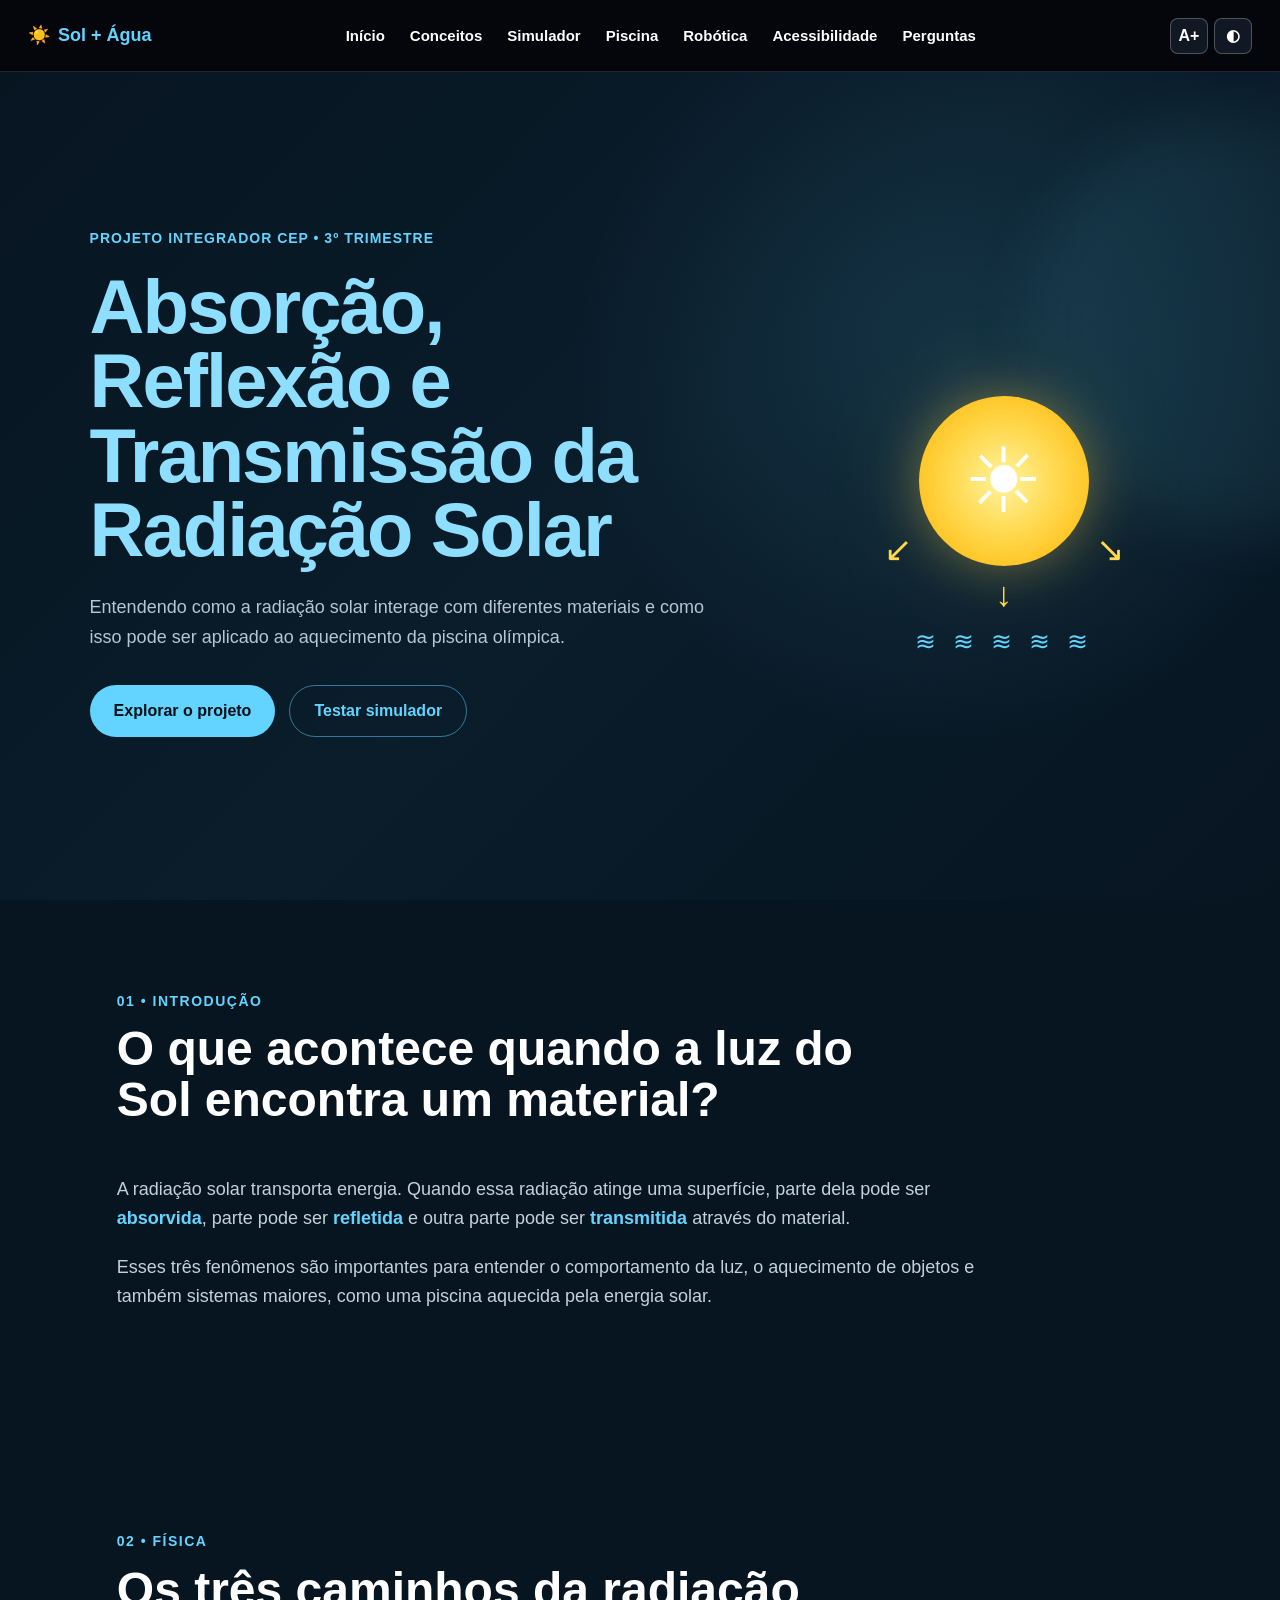
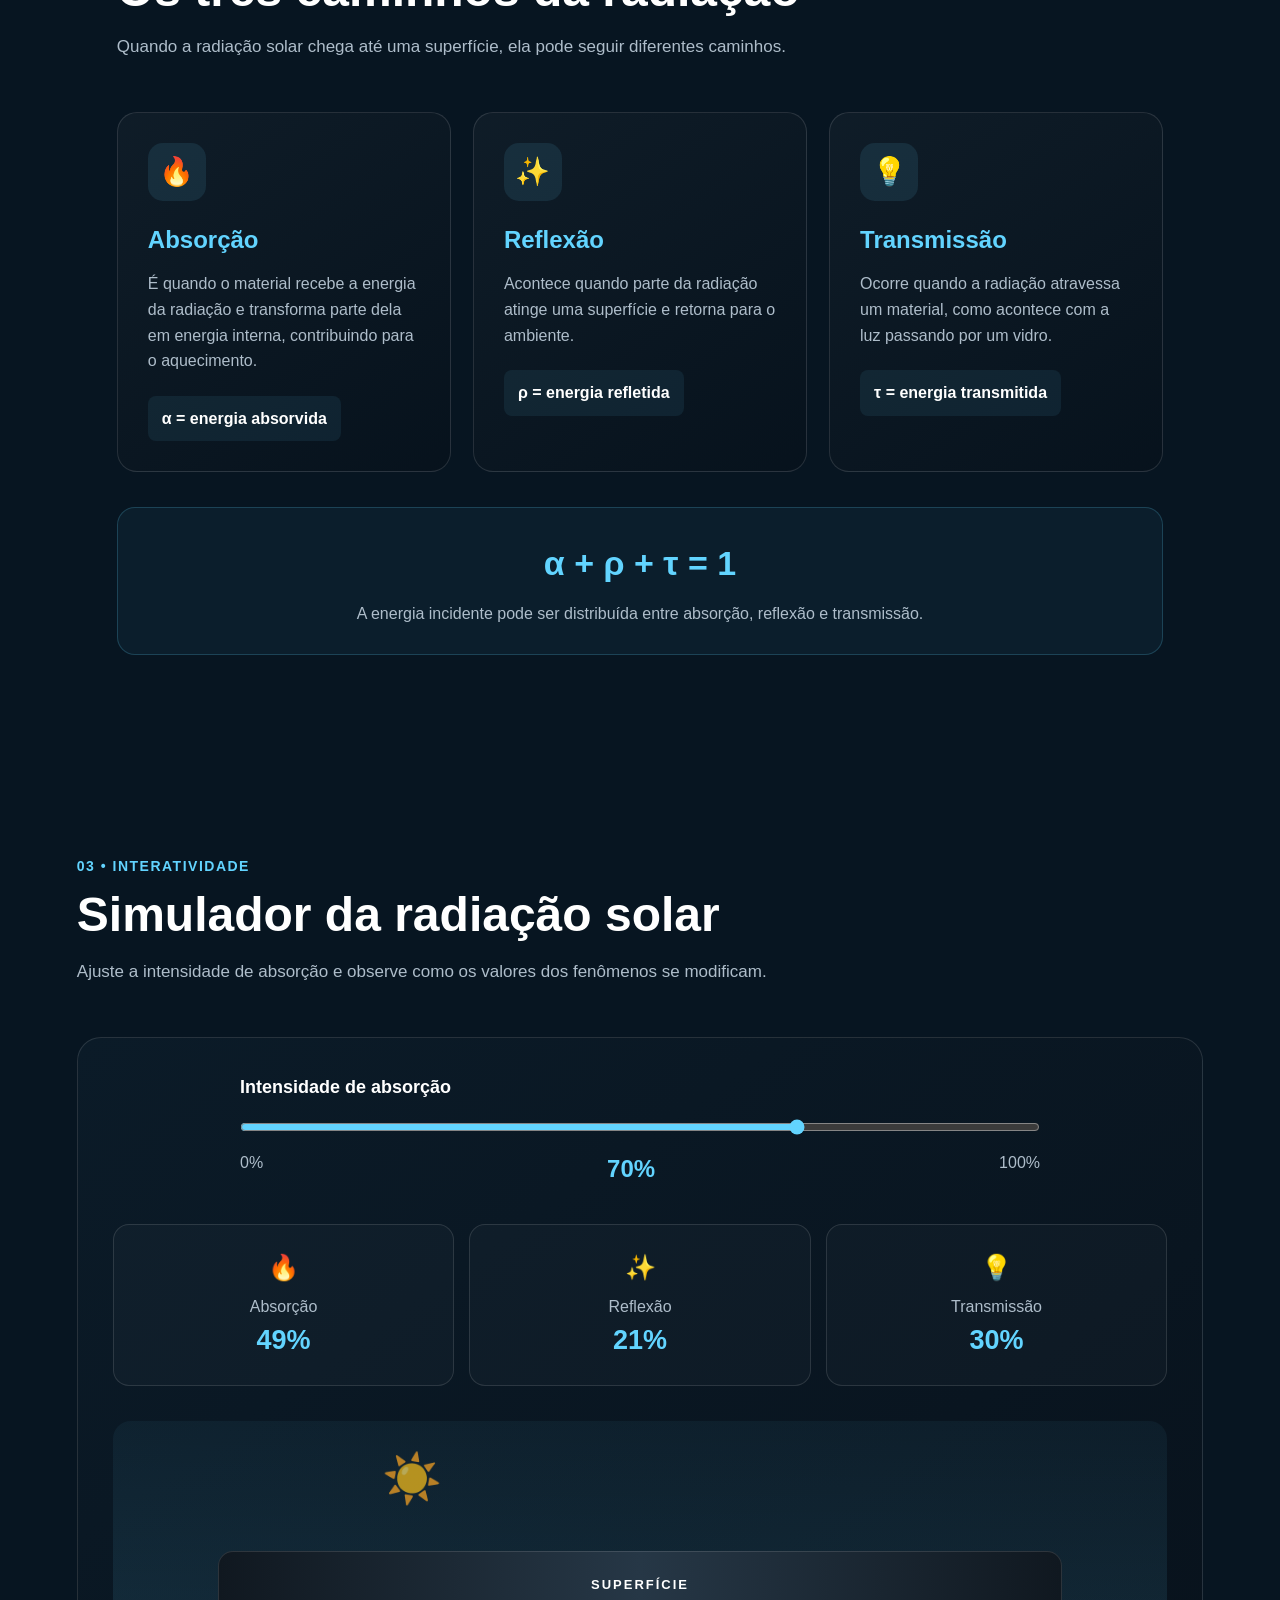
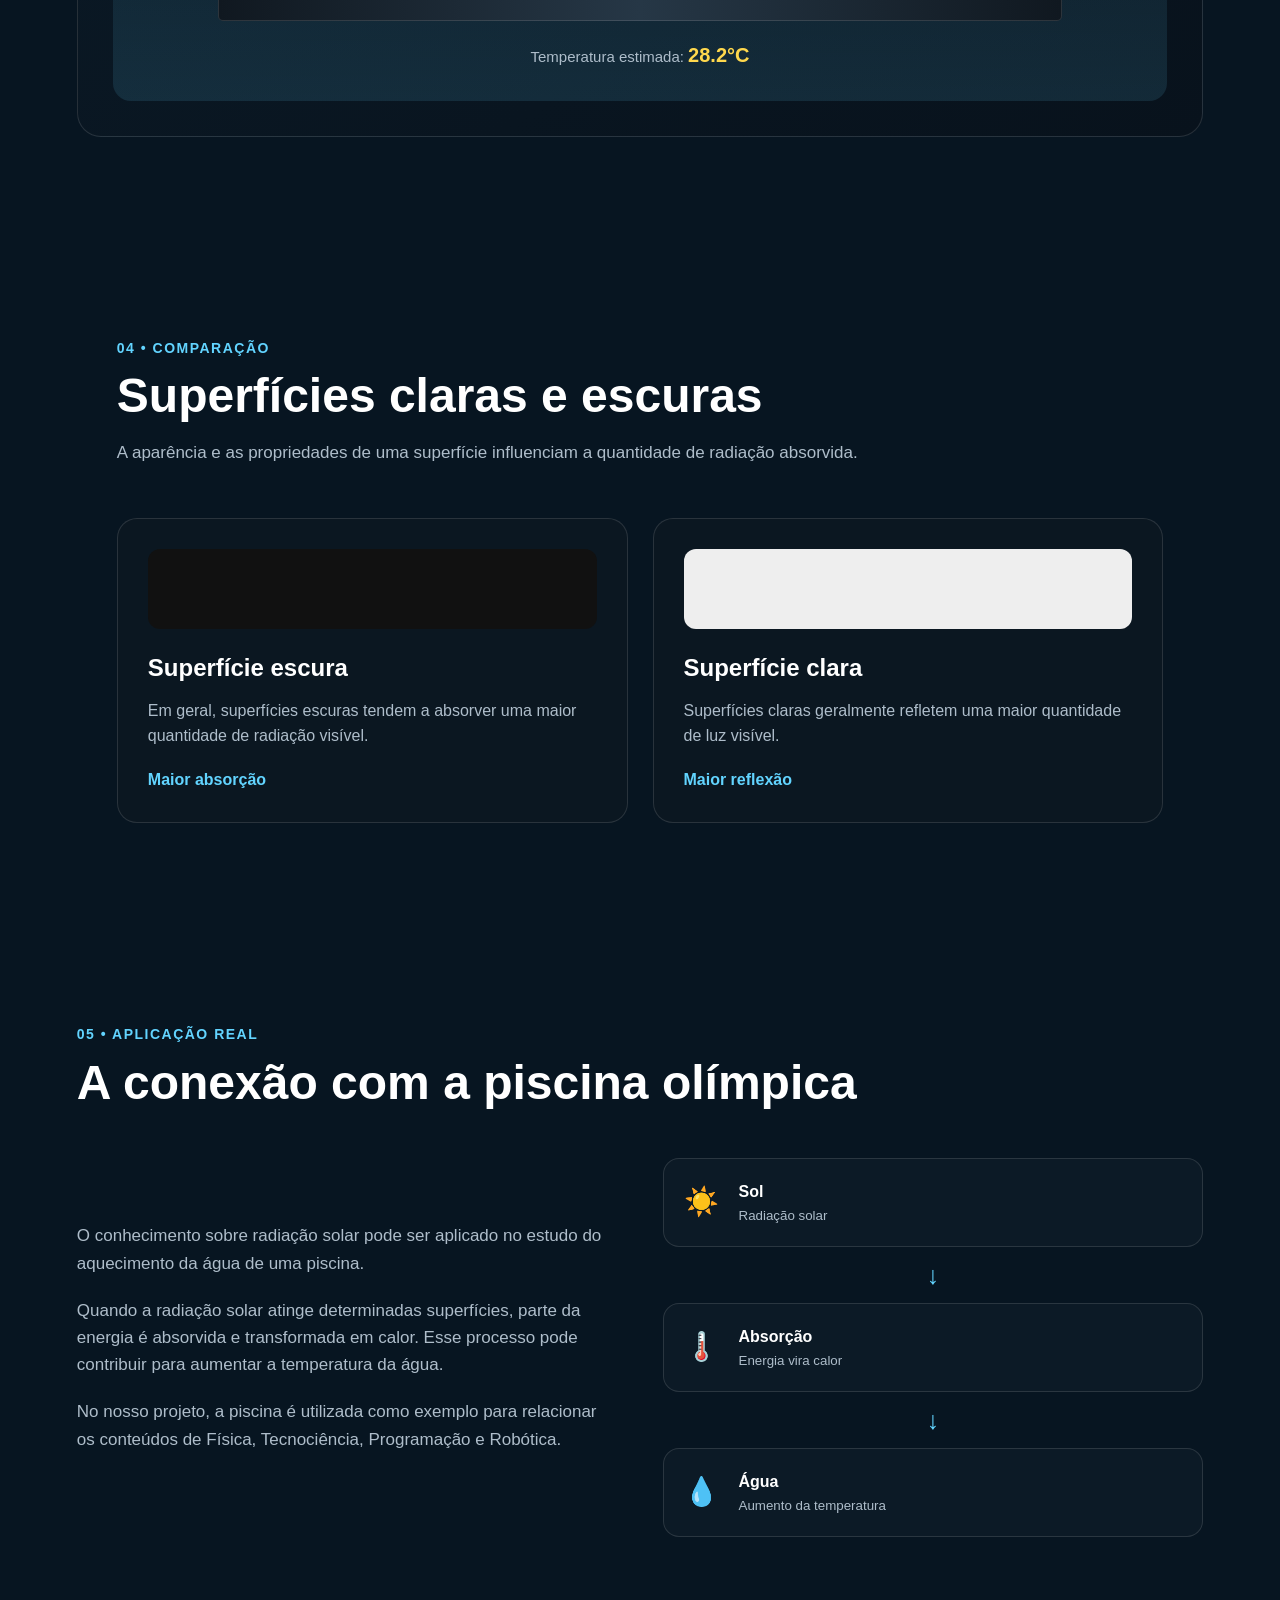
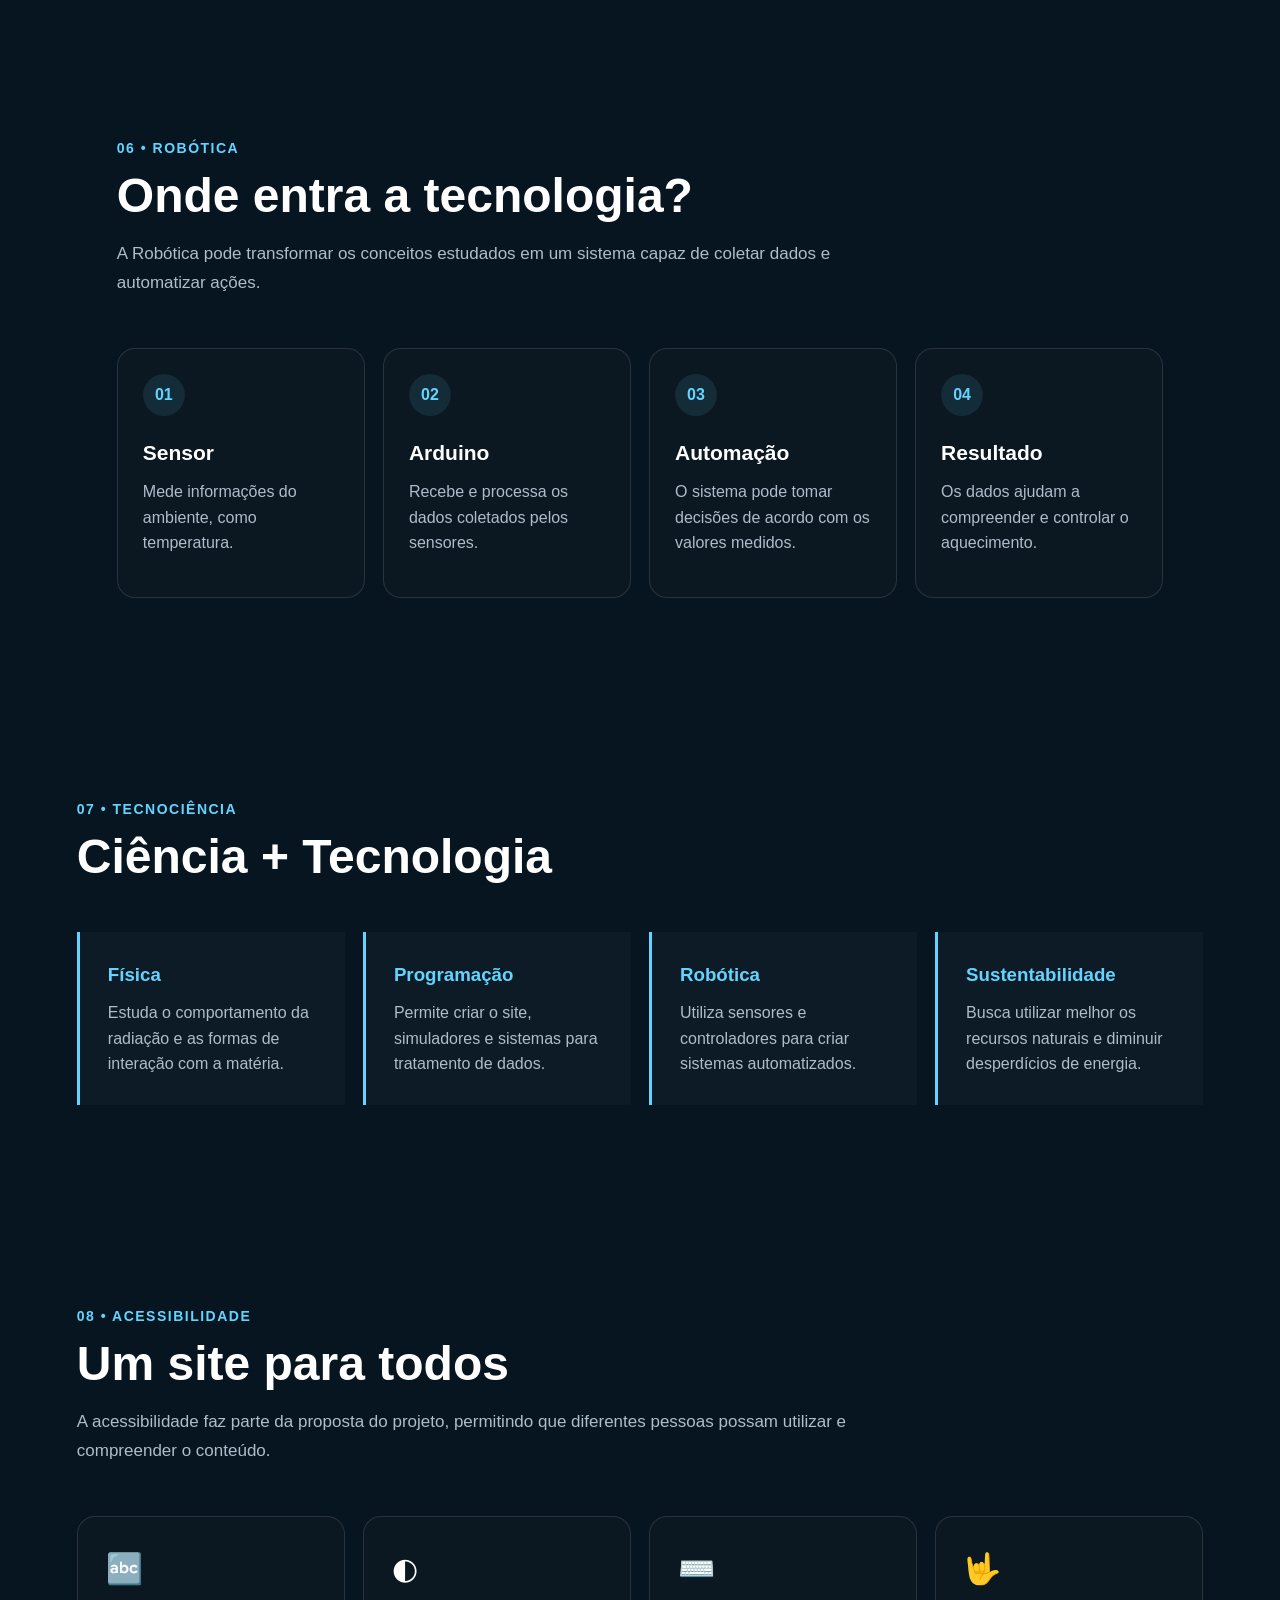
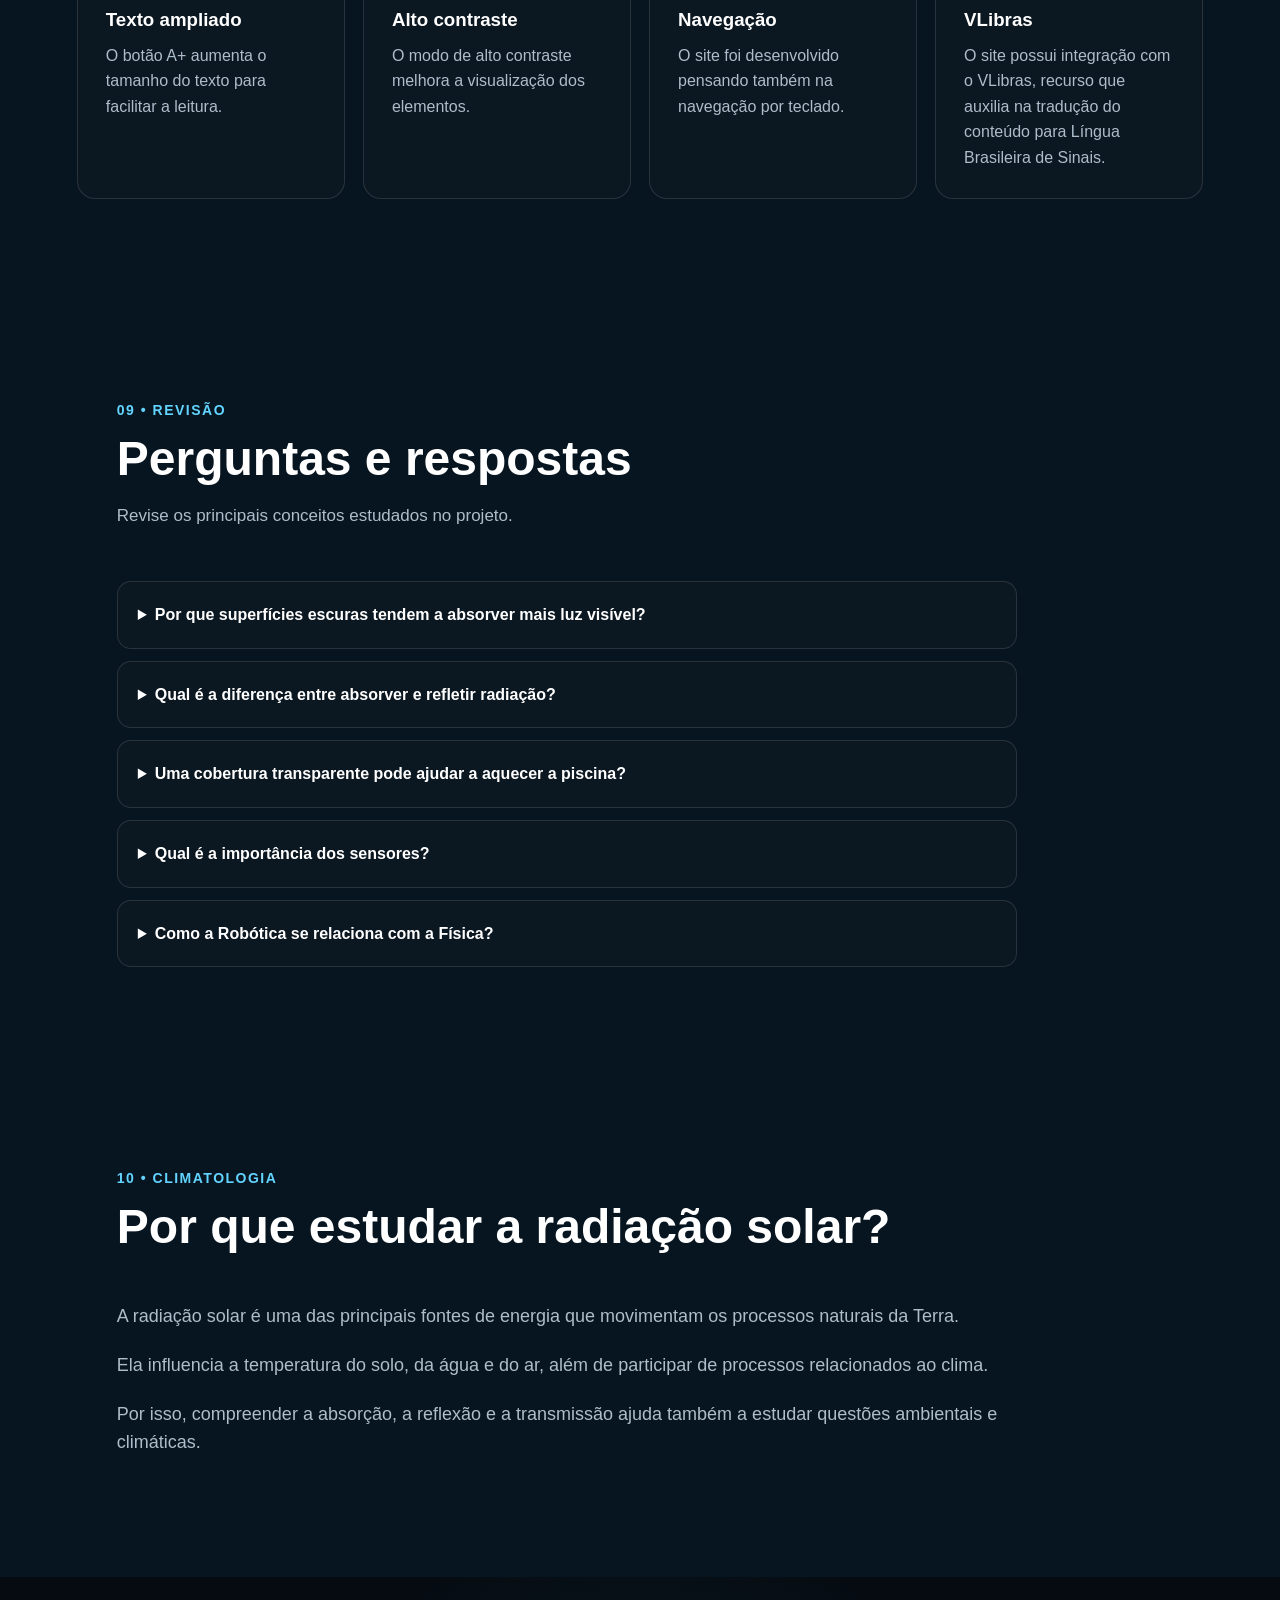
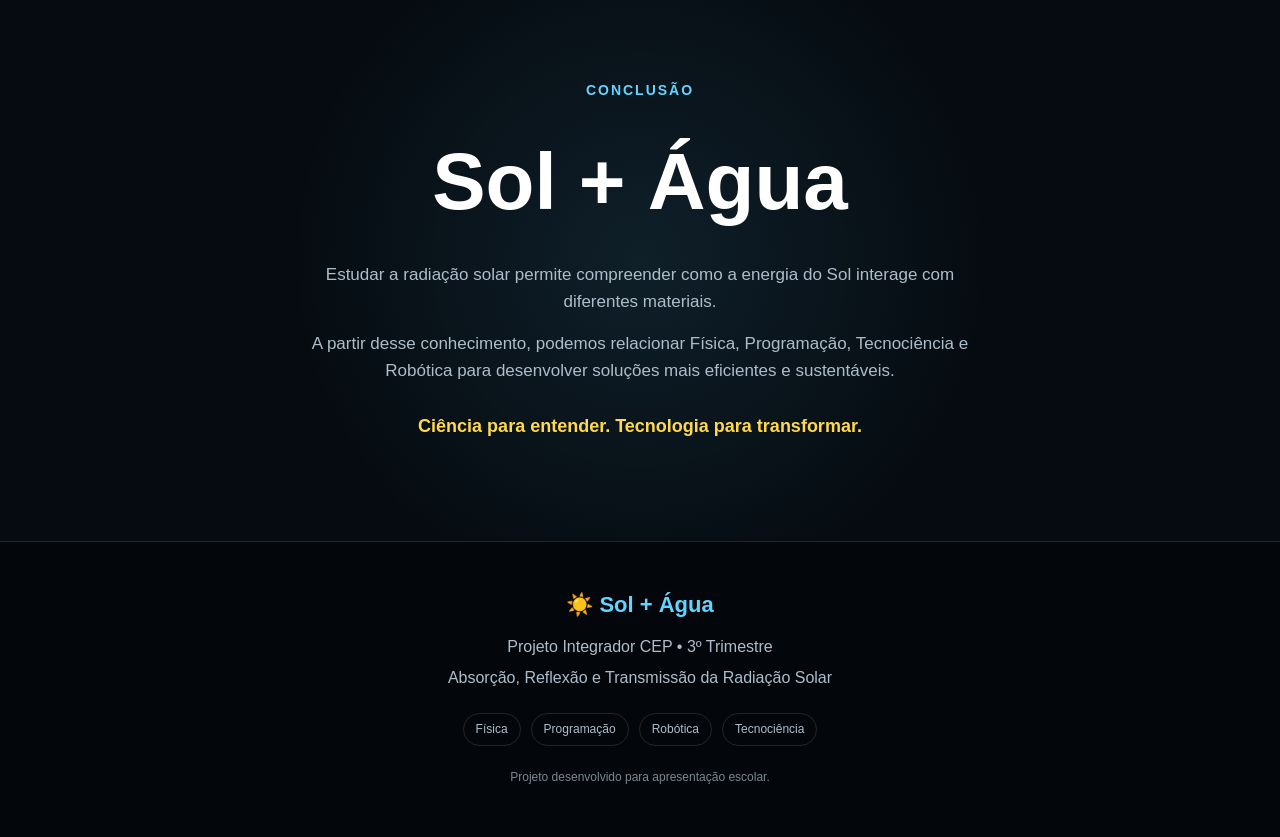
<file: index.html>
<!DOCTYPE html>
<html lang="pt-BR">

<head>
    <meta charset="UTF-8">

    <meta name="viewport" content="width=device-width, initial-scale=1.0">

    <meta name="description"
        content="Projeto Integrador CEP sobre absorção, reflexão e transmissão da radiação solar, integrando Física, Tecnociência, Programação e Robótica.">

    <meta name="theme-color" content="#05070b">

    <title>Sol + Água | Radiação Solar</title>

    <!-- CSS DO PROJETO -->
    <link rel="stylesheet" href="style.css">
</head>

<body>

    <!-- ==================================================
         CABEÇALHO
    =================================================== -->

    <header class="topo">

        <div class="logo">
            ☀️ <span>Sol + Água</span>
        </div>

        <nav class="menu" aria-label="Menu principal">

            <a href="#inicio">Início</a>

            <a href="#conceitos">Conceitos</a>

            <a href="#simulador">Simulador</a>

            <a href="#piscina">Piscina</a>

            <a href="#robotica">Robótica</a>

            <a href="#acessibilidade">Acessibilidade</a>

            <a href="#perguntas">Perguntas</a>

        </nav>

        <div class="acessibilidade-topo">

            <button
                onclick="aumentarTexto()"
                aria-label="Aumentar tamanho do texto">
                A+
            </button>

            <button
                onclick="altoContraste()"
                aria-label="Ativar alto contraste">
                ◐
            </button>

        </div>

    </header>


    <!-- ==================================================
         CONTEÚDO PRINCIPAL
    =================================================== -->

    <main>

        <!-- ==================================================
             HERO
        =================================================== -->

        <section id="inicio" class="hero">

            <div class="hero-conteudo">

                <span class="etiqueta">
                    PROJETO INTEGRADOR CEP • 3º TRIMESTRE
                </span>

                <h1>
                    Absorção, Reflexão e Transmissão
                    da Radiação Solar
                </h1>

                <p class="subtitulo">
                    Entendendo como a radiação solar interage
                    com diferentes materiais e como isso pode
                    ser aplicado ao aquecimento da piscina olímpica.
                </p>

                <div class="botoes-hero">

                    <a href="#conceitos" class="botao">
                        Explorar o projeto
                    </a>

                    <a href="#simulador" class="botao secundario">
                        Testar simulador
                    </a>

                </div>

            </div>


            <div class="sol-visual" aria-hidden="true">

                <div class="sol">
                    ☀
                </div>

                <div class="raios">

                    <span>↘</span>
                    <span>↓</span>
                    <span>↙</span>

                </div>

                <div class="agua">
                    ≋ ≋ ≋ ≋ ≋
                </div>

            </div>

        </section>


        <!-- ==================================================
             INTRODUÇÃO
        =================================================== -->

        <section class="secao introducao">

            <div class="cabecalho-secao">

                <span>
                    01 • INTRODUÇÃO
                </span>

                <h2>
                    O que acontece quando a luz do Sol encontra um material?
                </h2>

            </div>

            <div class="texto-introducao">

                <p>
                    A radiação solar transporta energia. Quando essa
                    radiação atinge uma superfície, parte dela pode ser
                    <strong>absorvida</strong>, parte pode ser
                    <strong>refletida</strong> e outra parte pode ser
                    <strong>transmitida</strong> através do material.
                </p>

                <p>
                    Esses três fenômenos são importantes para entender
                    o comportamento da luz, o aquecimento de objetos
                    e também sistemas maiores, como uma piscina
                    aquecida pela energia solar.
                </p>

            </div>

        </section>


        <!-- ==================================================
             CONCEITOS
        =================================================== -->

        <section id="conceitos" class="secao">

            <div class="cabecalho-secao">

                <span>
                    02 • FÍSICA
                </span>

                <h2>
                    Os três caminhos da radiação
                </h2>

                <p>
                    Quando a radiação solar chega até uma superfície,
                    ela pode seguir diferentes caminhos.
                </p>

            </div>


            <div class="cards">

                <!-- ABSORÇÃO -->

                <article class="card">

                    <div class="icone">
                        🔥
                    </div>

                    <h3>
                        Absorção
                    </h3>

                    <p>
                        É quando o material recebe a energia da radiação
                        e transforma parte dela em energia interna,
                        contribuindo para o aquecimento.
                    </p>

                    <div class="formula">
                        α = energia absorvida
                    </div>

                </article>


                <!-- REFLEXÃO -->

                <article class="card">

                    <div class="icone">
                        ✨
                    </div>

                    <h3>
                        Reflexão
                    </h3>

                    <p>
                        Acontece quando parte da radiação atinge uma
                        superfície e retorna para o ambiente.
                    </p>

                    <div class="formula">
                        ρ = energia refletida
                    </div>

                </article>


                <!-- TRANSMISSÃO -->

                <article class="card">

                    <div class="icone">
                        💡
                    </div>

                    <h3>
                        Transmissão
                    </h3>

                    <p>
                        Ocorre quando a radiação atravessa um material,
                        como acontece com a luz passando por um vidro.
                    </p>

                    <div class="formula">
                        τ = energia transmitida
                    </div>

                </article>

            </div>


            <div class="equacao">

                <span>
                    α + ρ + τ = 1
                </span>

                <p>
                    A energia incidente pode ser distribuída entre
                    absorção, reflexão e transmissão.
                </p>

            </div>

        </section>


        <!-- ==================================================
             SIMULADOR
        =================================================== -->

        <section id="simulador" class="secao simulador-secao">

            <div class="cabecalho-secao">

                <span>
                    03 • INTERATIVIDADE
                </span>

                <h2>
                    Simulador da radiação solar
                </h2>

                <p>
                    Ajuste a intensidade de absorção e observe como
                    os valores dos fenômenos se modificam.
                </p>

            </div>


            <div class="simulador">

                <div class="controle">

                    <label for="intensidade">
                        Intensidade de absorção
                    </label>

                    <input
                        type="range"
                        id="intensidade"
                        min="0"
                        max="100"
                        value="70"
                        oninput="atualizarSimulador(this.value)"
                        aria-label="Intensidade de absorção">

                    <div class="valor-slider">

                        <span>
                            0%
                        </span>

                        <strong id="valor">
                            70%
                        </strong>

                        <span>
                            100%
                        </span>

                    </div>

                </div>


                <div class="resultados">

                    <div class="resultado">

                        <span class="resultado-icone">
                            🔥
                        </span>

                        <span class="resultado-nome">
                            Absorção
                        </span>

                        <strong id="absorção">
                            70%
                        </strong>

                    </div>


                    <div class="resultado">

                        <span class="resultado-icone">
                            ✨
                        </span>

                        <span class="resultado-nome">
                            Reflexão
                        </span>

                        <strong id="reflexao">
                            30%
                        </strong>

                    </div>


                    <div class="resultado">

                        <span class="resultado-icone">
                            💡
                        </span>

                        <span class="resultado-nome">
                            Transmissão
                        </span>

                        <strong id="transmissao">
                            30%
                        </strong>

                    </div>

                </div>


                <div class="visual-simulador">

                    <div class="raio-solar" id="raio">
                        ☀️
                    </div>

                    <div class="superficie">

                        <div class="superficie-label">
                            SUPERFÍCIE
                        </div>

                    </div>

                    <div class="temperatura">

                        Temperatura estimada:

                        <strong id="temperatura">
                            30°C
                        </strong>

                    </div>

                </div>

            </div>

        </section>


        <!-- ==================================================
             COMPARAÇÃO
        =================================================== -->

        <section id="comparacao" class="secao">

            <div class="cabecalho-secao">

                <span>
                    04 • COMPARAÇÃO
                </span>

                <h2>
                    Superfícies claras e escuras
                </h2>

                <p>
                    A aparência e as propriedades de uma superfície
                    influenciam a quantidade de radiação absorvida.
                </p>

            </div>


            <div class="comparacao-grid">

                <div class="superficie-card escura">

                    <div class="cor-superficie"></div>

                    <h3>
                        Superfície escura
                    </h3>

                    <p>
                        Em geral, superfícies escuras tendem a absorver
                        uma maior quantidade de radiação visível.
                    </p>

                    <span>
                        Maior absorção
                    </span>

                </div>


                <div class="superficie-card clara">

                    <div class="cor-superficie"></div>

                    <h3>
                        Superfície clara
                    </h3>

                    <p>
                        Superfícies claras geralmente refletem uma
                        maior quantidade de luz visível.
                    </p>

                    <span>
                        Maior reflexão
                    </span>

                </div>

            </div>

        </section>


        <!-- ==================================================
             PISCINA
        =================================================== -->

        <section id="piscina" class="secao piscina-secao">

            <div class="cabecalho-secao">

                <span>
                    05 • APLICAÇÃO REAL
                </span>

                <h2>
                    A conexão com a piscina olímpica
                </h2>

            </div>


            <div class="piscina-conteudo">

                <div class="piscina-texto">

                    <p>
                        O conhecimento sobre radiação solar pode ser
                        aplicado no estudo do aquecimento da água
                        de uma piscina.
                    </p>

                    <p>
                        Quando a radiação solar atinge determinadas
                        superfícies, parte da energia é absorvida
                        e transformada em calor. Esse processo pode
                        contribuir para aumentar a temperatura da água.
                    </p>

                    <p>
                        No nosso projeto, a piscina é utilizada como
                        exemplo para relacionar os conteúdos de Física,
                        Tecnociência, Programação e Robótica.
                    </p>

                </div>


                <div class="piscina-diagrama">

                    <div class="etapa">

                        <span>
                            ☀️
                        </span>

                        <strong>
                            Sol
                        </strong>

                        <small>
                            Radiação solar
                        </small>

                    </div>


                    <div class="seta">
                        ↓
                    </div>


                    <div class="etapa">

                        <span>
                            🌡️
                        </span>

                        <strong>
                            Absorção
                        </strong>

                        <small>
                            Energia vira calor
                        </small>

                    </div>


                    <div class="seta">
                        ↓
                    </div>


                    <div class="etapa">

                        <span>
                            💧
                        </span>

                        <strong>
                            Água
                        </strong>

                        <small>
                            Aumento da temperatura
                        </small>

                    </div>

                </div>

            </div>

        </section>


        <!-- ==================================================
             ROBÓTICA
        =================================================== -->

        <section id="robotica" class="secao">

            <div class="cabecalho-secao">

                <span>
                    06 • ROBÓTICA
                </span>

                <h2>
                    Onde entra a tecnologia?
                </h2>

                <p>
                    A Robótica pode transformar os conceitos estudados
                    em um sistema capaz de coletar dados e automatizar ações.
                </p>

            </div>


            <div class="fluxo-robotica">

                <div class="robotica-item">

                    <span class="numero">
                        01
                    </span>

                    <div>

                        <h3>
                            Sensor
                        </h3>

                        <p>
                            Mede informações do ambiente,
                            como temperatura.
                        </p>

                    </div>

                </div>


                <div class="robotica-item">

                    <span class="numero">
                        02
                    </span>

                    <div>

                        <h3>
                            Arduino
                        </h3>

                        <p>
                            Recebe e processa os dados
                            coletados pelos sensores.
                        </p>

                    </div>

                </div>


                <div class="robotica-item">

                    <span class="numero">
                        03
                    </span>

                    <div>

                        <h3>
                            Automação
                        </h3>

                        <p>
                            O sistema pode tomar decisões
                            de acordo com os valores medidos.
                        </p>

                    </div>

                </div>


                <div class="robotica-item">

                    <span class="numero">
                        04
                    </span>

                    <div>

                        <h3>
                            Resultado
                        </h3>

                        <p>
                            Os dados ajudam a compreender
                            e controlar o aquecimento.
                        </p>

                    </div>

                </div>

            </div>

        </section>


        <!-- ==================================================
             TECNOCIÊNCIA
        =================================================== -->

        <section class="secao tecnociencia">

            <div class="cabecalho-secao">

                <span>
                    07 • TECNOCIÊNCIA
                </span>

                <h2>
                    Ciência + Tecnologia
                </h2>

            </div>


            <div class="tecnociencia-grid">

                <div>

                    <h3>
                        Física
                    </h3>

                    <p>
                        Estuda o comportamento da radiação
                        e as formas de interação com a matéria.
                    </p>

                </div>


                <div>

                    <h3>
                        Programação
                    </h3>

                    <p>
                        Permite criar o site, simuladores
                        e sistemas para tratamento de dados.
                    </p>

                </div>


                <div>

                    <h3>
                        Robótica
                    </h3>

                    <p>
                        Utiliza sensores e controladores
                        para criar sistemas automatizados.
                    </p>

                </div>


                <div>

                    <h3>
                        Sustentabilidade
                    </h3>

                    <p>
                        Busca utilizar melhor os recursos naturais
                        e diminuir desperdícios de energia.
                    </p>

                </div>

            </div>

        </section>


        <!-- ==================================================
             ACESSIBILIDADE
        =================================================== -->

        <section id="acessibilidade" class="secao acessibilidade-secao">

            <div class="cabecalho-secao">

                <span>
                    08 • ACESSIBILIDADE
                </span>

                <h2>
                    Um site para todos
                </h2>

                <p>
                    A acessibilidade faz parte da proposta do projeto,
                    permitindo que diferentes pessoas possam utilizar
                    e compreender o conteúdo.
                </p>

            </div>


            <div class="acessibilidade-grid">

                <div class="acessibilidade-card">

                    <span>
                        🔤
                    </span>

                    <h3>
                        Texto ampliado
                    </h3>

                    <p>
                        O botão A+ aumenta o tamanho do texto
                        para facilitar a leitura.
                    </p>

                </div>


                <div class="acessibilidade-card">

                    <span>
                        ◐
                    </span>

                    <h3>
                        Alto contraste
                    </h3>

                    <p>
                        O modo de alto contraste melhora
                        a visualização dos elementos.
                    </p>

                </div>


                <div class="acessibilidade-card">

                    <span>
                        ⌨️
                    </span>

                    <h3>
                        Navegação
                    </h3>

                    <p>
                        O site foi desenvolvido pensando também
                        na navegação por teclado.
                    </p>

                </div>


                <!-- VLibras -->

                <div class="acessibilidade-card">

                    <span>
                        🤟
                    </span>

                    <h3>
                        VLibras
                    </h3>

                    <p>
                        O site possui integração com o VLibras,
                        recurso que auxilia na tradução do conteúdo
                        para Língua Brasileira de Sinais.
                    </p>

                </div>

            </div>

        </section>


        <!-- ==================================================
             PERGUNTAS
        =================================================== -->

        <section id="perguntas" class="secao perguntas-secao">

            <div class="cabecalho-secao">

                <span>
                    09 • REVISÃO
                </span>

                <h2>
                    Perguntas e respostas
                </h2>

                <p>
                    Revise os principais conceitos estudados no projeto.
                </p>

            </div>


            <div class="perguntas">

                <details>

                    <summary>
                        Por que superfícies escuras tendem a absorver mais luz visível?
                    </summary>

                    <p>
                        Porque geralmente refletem uma menor quantidade
                        da luz visível e absorvem uma maior parte da
                        energia recebida.
                    </p>

                </details>


                <details>

                    <summary>
                        Qual é a diferença entre absorver e refletir radiação?
                    </summary>

                    <p>
                        Na absorção, a energia da radiação é recebida
                        pelo material. Na reflexão, a radiação retorna
                        para o ambiente.
                    </p>

                </details>


                <details>

                    <summary>
                        Uma cobertura transparente pode ajudar a aquecer a piscina?
                    </summary>

                    <p>
                        Sim. Uma cobertura transparente pode permitir
                        a passagem da radiação solar e reduzir parte
                        das perdas de calor, contribuindo para o
                        aquecimento da água.
                    </p>

                </details>


                <details>

                    <summary>
                        Qual é a importância dos sensores?
                    </summary>

                    <p>
                        Os sensores permitem medir informações do
                        ambiente, como temperatura, ajudando o sistema
                        a tomar decisões.
                    </p>

                </details>


                <details>

                    <summary>
                        Como a Robótica se relaciona com a Física?
                    </summary>

                    <p>
                        A Robótica pode utilizar conhecimentos de Física
                        para medir, controlar e automatizar fenômenos
                        estudados na ciência.
                    </p>

                </details>

            </div>

        </section>


        <!-- ==================================================
             CLIMATOLOGIA
        =================================================== -->

        <section class="secao climatologia">

            <div class="cabecalho-secao">

                <span>
                    10 • CLIMATOLOGIA
                </span>

                <h2>
                    Por que estudar a radiação solar?
                </h2>

            </div>


            <div class="clima-conteudo">

                <p>
                    A radiação solar é uma das principais fontes de
                    energia que movimentam os processos naturais da Terra.
                </p>

                <p>
                    Ela influencia a temperatura do solo, da água e do ar,
                    além de participar de processos relacionados ao clima.
                </p>

                <p>
                    Por isso, compreender a absorção, a reflexão e a
                    transmissão ajuda também a estudar questões ambientais
                    e climáticas.
                </p>

            </div>

        </section>


        <!-- ==================================================
             CONCLUSÃO
        =================================================== -->

        <section class="conclusao">

            <div class="conclusao-conteudo">

                <span>
                    CONCLUSÃO
                </span>

                <h2>
                    Sol + Água
                </h2>

                <p>
                    Estudar a radiação solar permite compreender como
                    a energia do Sol interage com diferentes materiais.
                </p>

                <p>
                    A partir desse conhecimento, podemos relacionar
                    Física, Programação, Tecnociência e Robótica para
                    desenvolver soluções mais eficientes e sustentáveis.
                </p>

                <strong>
                    Ciência para entender. Tecnologia para transformar.
                </strong>

            </div>

        </section>

    </main>


    <!-- ==================================================
         RODAPÉ
    =================================================== -->

    <footer class="rodape">

        <div class="rodape-logo">
            ☀️ Sol + Água
        </div>

        <p>
            Projeto Integrador CEP • 3º Trimestre
        </p>

        <p>
            Absorção, Reflexão e Transmissão da Radiação Solar
        </p>

        <div class="rodape-tecnologias">

            <span>
                Física
            </span>

            <span>
                Programação
            </span>

            <span>
                Robótica
            </span>

            <span>
                Tecnociência
            </span>

        </div>

        <p class="direitos">
            Projeto desenvolvido para apresentação escolar.
        </p>

    </footer>


    <!-- ==================================================
         VLibras
    =================================================== -->

    <div vw class="enabled">

        <div
            vw-access-button
            class="active">
        </div>

        <div vw-plugin-wrapper>

            <div class="vw-plugin-top-wrapper">
            </div>

        </div>

    </div>


    <!-- ==================================================
         SCRIPT OFICIAL DO VLibras
    =================================================== -->

    <script src="https://vlibras.gov.br/app/vlibras-plugin.js"></script>

    <script>
        new window.VLibras.Widget(
            'https://vlibras.gov.br/app'
        );
    </script>


    <!-- ==================================================
         JAVASCRIPT DO PROJETO
    =================================================== -->

    <script src="script.js"></script>

</body>

    </html>
</file>
<file: style.css>
/* =====================================================
   SOL + ÁGUA — PROJETO INTEGRADOR CEP
   STYLE.CSS
===================================================== */

/* =========================
   RESET
========================= */

* {
    margin: 0;
    padding: 0;
    box-sizing: border-box;
}

html {
    scroll-behavior: smooth;
    scroll-padding-top: 90px;
}

body {
    font-family: Arial, Helvetica, sans-serif;
    background: #071521;
    color: #ffffff;
    line-height: 1.6;
    overflow-x: hidden;
}

/* =========================
   VARIÁVEIS
========================= */

:root {
    --preto: #05070b;
    --preto2: #0a1018;
    --fundo: #071521;
    --azul: #62d4ff;
    --azul-claro: #9ce7ff;
    --azul-escuro: #0c2b40;
    --amarelo: #ffd84d;
    --branco: #ffffff;
    --cinza: #aebdca;
    --cinza-escuro: #172633;
    --linha: rgba(255, 255, 255, 0.12);
}

/* =========================
   LINKS E BOTÕES
========================= */

a {
    color: inherit;
    text-decoration: none;
}

button,
input {
    font-family: inherit;
}

/* =========================
   CABEÇALHO
========================= */

.topo {
    width: 100%;
    min-height: 72px;

    position: sticky;
    top: 0;
    z-index: 1000;

    display: flex;
    align-items: center;
    justify-content: space-between;

    gap: 20px;
    padding: 12px 28px;

    background: rgba(5, 7, 11, 0.96);
    border-bottom: 1px solid var(--linha);

    backdrop-filter: blur(12px);
}

.logo {
    flex-shrink: 0;

    font-size: 18px;
    font-weight: 800;
    color: var(--branco);

    display: flex;
    align-items: center;
    gap: 8px;
}

.logo span {
    color: var(--azul);
}

.menu {
    display: flex;
    align-items: center;
    justify-content: center;

    gap: 25px;

    flex: 1;

    overflow-x: auto;
    scrollbar-width: none;
}

.menu::-webkit-scrollbar {
    display: none;
}

.menu a {
    color: #ffffff;
    font-size: 15px;
    font-weight: 600;

    white-space: nowrap;

    transition:
        color 0.2s ease,
        transform 0.2s ease;
}

.menu a:hover {
    color: var(--azul);
    transform: translateY(-1px);
}

.acessibilidade-topo {
    display: flex;
    gap: 6px;
    flex-shrink: 0;
}

.acessibilidade-topo button {
    min-width: 38px;
    height: 36px;

    border: 1px solid rgba(255, 255, 255, 0.25);
    border-radius: 8px;

    background: #101923;
    color: #ffffff;

    font-size: 16px;
    font-weight: bold;

    cursor: pointer;
}

.acessibilidade-topo button:hover {
    background: var(--azul);
    color: #061018;
}

/* =========================
   HERO
========================= */

.hero {
    position: relative;

    min-height: calc(100vh - 72px);

    display: flex;
    align-items: center;
    justify-content: space-between;

    gap: 60px;

    max-width: 1400px;
    margin: 0 auto;

    padding: 90px 7% 100px;

    overflow: hidden;

    background:
        radial-gradient(
            circle at 75% 35%,
            rgba(98, 212, 255, 0.13),
            transparent 35%
        ),
        linear-gradient(
            135deg,
            #071521 0%,
            #0a1d2b 50%,
            #071521 100%
        );
}

/* brilho decorativo */

.hero::before {
    content: "";

    position: absolute;

    width: 420px;
    height: 420px;

    top: 40px;
    right: -170px;

    border-radius: 50%;

    background: rgba(98, 212, 255, 0.08);

    filter: blur(30px);

    pointer-events: none;
}

.hero-conteudo {
    position: relative;
    z-index: 2;

    width: min(680px, 100%);
}

.etiqueta {
    display: inline-block;

    margin-bottom: 20px;

    color: var(--azul);

    font-size: 14px;
    font-weight: 800;
    letter-spacing: 1px;

    text-align: left;
}

.hero h1 {
    margin-bottom: 24px;

    color: #8edfff;

    font-size: clamp(40px, 6vw, 76px);

    line-height: 0.98;

    font-weight: 900;

    letter-spacing: -2px;
}

.subtitulo {
    max-width: 650px;

    margin-bottom: 32px;

    color: #b6c6d2;

    font-size: 18px;

    line-height: 1.7;
}

.botoes-hero {
    display: flex;
    flex-wrap: wrap;
    gap: 14px;
}

.botao {
    display: inline-flex;
    align-items: center;
    justify-content: center;

    min-height: 48px;

    padding: 12px 24px;

    border-radius: 999px;

    background: var(--azul);

    color: #061018;

    font-weight: 800;

    transition:
        transform 0.2s ease,
        box-shadow 0.2s ease;
}

.botao:hover {
    transform: translateY(-2px);

    box-shadow:
        0 10px 30px rgba(98, 212, 255, 0.2);
}

.botao.secundario {
    background: transparent;

    color: var(--azul);

    border: 1px solid rgba(98, 212, 255, 0.5);
}

.botao.secundario:hover {
    background: rgba(98, 212, 255, 0.08);
}

/* =========================
   VISUAL DO SOL
========================= */

.sol-visual {
    position: relative;

    width: 380px;
    min-width: 300px;
    height: 380px;

    display: flex;
    align-items: center;
    justify-content: center;

    z-index: 1;
}

.sol {
    position: absolute;

    width: 170px;
    height: 170px;

    display: flex;
    align-items: center;
    justify-content: center;

    border-radius: 50%;

    background:
        radial-gradient(
            circle,
            #fff4a0 0%,
            #ffd84d 45%,
            #ffb300 100%
        );

    color: #ffffff;

    font-size: 90px;

    box-shadow:
        0 0 50px rgba(255, 216, 77, 0.35),
        0 0 120px rgba(255, 216, 77, 0.12);
}

.raios {
    position: absolute;

    width: 280px;
    height: 280px;

    display: flex;
    align-items: center;
    justify-content: center;

    gap: 120px;

    color: var(--amarelo);

    font-size: 34px;
}

.raios span {
    position: absolute;
}

.raios span:nth-child(1) {
    right: 20px;
    bottom: 45px;
}

.raios span:nth-child(2) {
    bottom: 0;
}

.raios span:nth-child(3) {
    left: 20px;
    bottom: 45px;
}

.agua {
    position: absolute;

    bottom: 10px;

    color: var(--azul);

    font-size: 25px;

    letter-spacing: 5px;
}

/* =========================
   SEÇÕES
========================= */

.secao {
    position: relative;

    width: 100%;

    max-width: 1200px;

    margin: 0 auto;

    padding: 100px 6%;
}

.cabecalho-secao {
    position: relative;

    max-width: 800px;

    margin-bottom: 50px;
}

.cabecalho-secao > span {
    display: block;

    margin-bottom: 12px;

    color: var(--azul);

    font-size: 14px;
    font-weight: 800;

    letter-spacing: 1.5px;
}

.cabecalho-secao h2 {
    margin-bottom: 18px;

    color: #ffffff;

    font-size: clamp(30px, 5vw, 48px);

    line-height: 1.05;
}

.cabecalho-secao p {
    color: var(--cinza);

    font-size: 17px;

    line-height: 1.7;
}

/* =========================
   INTRODUÇÃO
========================= */

.introducao {
    padding-top: 90px;
}

.texto-introducao {
    max-width: 900px;

    color: #c5d1da;

    font-size: 18px;
}

.texto-introducao p {
    margin-bottom: 20px;
}

.texto-introducao strong {
    color: var(--azul);
}

/* =========================
   CARDS
========================= */

.cards {
    display: grid;

    grid-template-columns:
        repeat(3, minmax(0, 1fr));

    gap: 22px;
}

.card {
    min-height: 300px;

    padding: 30px;

    border: 1px solid var(--linha);

    border-radius: 20px;

    background:
        linear-gradient(
            145deg,
            rgba(16, 29, 41, 0.95),
            rgba(7, 18, 29, 0.95)
        );

    transition:
        transform 0.25s ease,
        border-color 0.25s ease;
}

.card:hover {
    transform: translateY(-6px);

    border-color: rgba(98, 212, 255, 0.5);
}

.icone {
    width: 58px;
    height: 58px;

    margin-bottom: 20px;

    display: flex;
    align-items: center;
    justify-content: center;

    border-radius: 15px;

    background: rgba(98, 212, 255, 0.1);

    font-size: 28px;
}

.card h3 {
    margin-bottom: 12px;

    color: var(--azul);

    font-size: 24px;
}

.card p {
    color: var(--cinza);

    font-size: 16px;
}

.formula {
    margin-top: 22px;

    padding: 10px 14px;

    display: inline-block;

    border-radius: 8px;

    background: rgba(98, 212, 255, 0.08);

    color: #ffffff;

    font-weight: bold;
}

/* =========================
   EQUAÇÃO
========================= */

.equacao {
    margin-top: 35px;

    padding: 28px;

    text-align: center;

    border: 1px solid rgba(98, 212, 255, 0.2);

    border-radius: 18px;

    background: rgba(98, 212, 255, 0.05);
}

.equacao span {
    display: block;

    margin-bottom: 10px;

    color: var(--azul);

    font-size: 34px;
    font-weight: 900;
}

.equacao p {
    color: var(--cinza);
}

/* =========================
   SIMULADOR
========================= */

.simulador-secao {
    max-width: 1300px;
}

.simulador {
    padding: 35px;

    border: 1px solid var(--linha);

    border-radius: 24px;

    background:
        linear-gradient(
            145deg,
            #0b1b28,
            #08121c
        );
}

.controle {
    max-width: 800px;

    margin: 0 auto 35px;
}

.controle label {
    display: block;

    margin-bottom: 15px;

    color: #ffffff;

    font-weight: 800;

    font-size: 18px;
}

input[type="range"] {
    width: 100%;

    accent-color: var(--azul);

    cursor: pointer;
}

.valor-slider {
    display: flex;

    justify-content: space-between;

    margin-top: 8px;

    color: var(--cinza);
}

.valor-slider strong {
    color: var(--azul);

    font-size: 24px;
}

.resultados {
    display: grid;

    grid-template-columns:
        repeat(3, minmax(0, 1fr));

    gap: 15px;

    margin-bottom: 35px;
}

.resultado {
    min-height: 130px;

    padding: 22px;

    border: 1px solid var(--linha);

    border-radius: 16px;

    background: rgba(255, 255, 255, 0.025);

    display: flex;

    flex-direction: column;

    align-items: center;

    justify-content: center;

    text-align: center;
}

.resultado-icone {
    font-size: 25px;
}

.resultado-nome {
    margin-top: 7px;

    color: var(--cinza);
}

.resultado strong {
    color: var(--azul);

    font-size: 27px;
}

.visual-simulador {
    position: relative;

    min-height: 280px;

    display: flex;
    flex-direction: column;

    align-items: center;
    justify-content: flex-end;

    padding-bottom: 30px;

    overflow: hidden;

    border-radius: 18px;

    background:
        linear-gradient(
            to bottom,
            rgba(98, 212, 255, 0.05),
            rgba(98, 212, 255, 0.12)
        );
}

.raio-solar {
    position: absolute;

    top: 20px;

    font-size: 48px;

    animation: descerRaio 2s infinite alternate ease-in-out;
}

@keyframes descerRaio {
    from {
        transform: translateY(0);
    }

    to {
        transform: translateY(25px);
    }
}

.superficie {
    width: 80%;

    height: 70px;

    display: flex;
    align-items: center;
    justify-content: center;

    border-radius: 15px 15px 5px 5px;

    background:
        linear-gradient(
            90deg,
            #101820,
            #263746,
            #101820
        );

    border: 1px solid rgba(255, 255, 255, 0.12);
}

.superficie-label {
    color: #ffffff;

    font-size: 13px;
    font-weight: 800;

    letter-spacing: 2px;
}

.temperatura {
    margin-top: 18px;

    color: var(--cinza);

    font-size: 15px;
}

.temperatura strong {
    color: var(--amarelo);

    font-size: 20px;
}

/* =========================
   COMPARAÇÃO
========================= */

.comparacao-grid {
    display: grid;

    grid-template-columns:
        repeat(2, minmax(0, 1fr));

    gap: 25px;
}

.superficie-card {
    padding: 30px;

    border: 1px solid var(--linha);

    border-radius: 20px;

    background: #0b1721;
}

.cor-superficie {
    width: 100%;
    height: 80px;

    margin-bottom: 20px;

    border-radius: 12px;
}

.escura .cor-superficie {
    background: #111111;
}

.clara .cor-superficie {
    background: #eeeeee;
}

.superficie-card h3 {
    margin-bottom: 10px;

    font-size: 24px;
}

.superficie-card p {
    margin-bottom: 18px;

    color: var(--cinza);
}

.superficie-card > span {
    color: var(--azul);

    font-weight: bold;
}

/* =========================
   PISCINA
========================= */

.piscina-secao {
    max-width: 1300px;
}

.piscina-conteudo {
    display: grid;

    grid-template-columns:
        1fr 1fr;

    gap: 45px;

    align-items: center;
}

.piscina-texto {
    color: var(--cinza);

    font-size: 17px;
}

.piscina-texto p {
    margin-bottom: 20px;
}

.piscina-diagrama {
    display: flex;

    flex-direction: column;

    align-items: center;

    gap: 8px;
}

.etapa {
    width: 100%;

    padding: 20px;

    display: grid;

    grid-template-columns: 55px 1fr;

    align-items: center;

    border: 1px solid var(--linha);

    border-radius: 16px;

    background: rgba(255, 255, 255, 0.025);
}

.etapa > span {
    grid-row: span 2;

    font-size: 28px;
}

.etapa strong {
    color: #ffffff;
}

.etapa small {
    color: var(--cinza);
}

.seta {
    color: var(--azul);

    font-size: 25px;
}

/* =========================
   ROBÓTICA
========================= */

.fluxo-robotica {
    display: grid;

    grid-template-columns:
        repeat(4, minmax(0, 1fr));

    gap: 18px;
}

.robotica-item {
    min-height: 250px;

    padding: 25px;

    border: 1px solid var(--linha);

    border-radius: 18px;

    background: #0b1721;
}

.numero {
    display: inline-flex;

    width: 42px;
    height: 42px;

    align-items: center;
    justify-content: center;

    margin-bottom: 20px;

    border-radius: 50%;

    background: rgba(98, 212, 255, 0.1);

    color: var(--azul);

    font-weight: 900;
}

.robotica-item h3 {
    margin-bottom: 10px;

    color: #ffffff;

    font-size: 21px;
}

.robotica-item p {
    color: var(--cinza);
}

/* =========================
   TECNOCIÊNCIA
========================= */

.tecnociencia {
    max-width: 1300px;
}

.tecnociencia-grid {
    display: grid;

    grid-template-columns:
        repeat(4, minmax(0, 1fr));

    gap: 18px;
}

.tecnociencia-grid > div {
    padding: 28px;

    border-left: 3px solid var(--azul);

    background: rgba(255, 255, 255, 0.025);
}

.tecnociencia-grid h3 {
    margin-bottom: 10px;

    color: var(--azul);
}

.tecnociencia-grid p {
    color: var(--cinza);
}

/* =========================
   ACESSIBILIDADE
========================= */

.acessibilidade-secao {
    max-width: 1300px;
}

.acessibilidade-grid {
    display: grid;

    grid-template-columns:
        repeat(4, minmax(0, 1fr));

    gap: 18px;
}

.acessibilidade-card {
    padding: 28px;

    border: 1px solid var(--linha);

    border-radius: 18px;

    background: #0b1721;
}

.acessibilidade-card > span {
    font-size: 30px;
}

.acessibilidade-card h3 {
    margin: 12px 0 8px;

    color: #ffffff;
}

.acessibilidade-card p {
    color: var(--cinza);
}

/* =========================
   PERGUNTAS
========================= */

.perguntas {
    max-width: 900px;

    display: flex;

    flex-direction: column;

    gap: 12px;
}

.perguntas details {
    border: 1px solid var(--linha);

    border-radius: 14px;

    background: #0b1721;

    overflow: hidden;
}

.perguntas summary {
    padding: 20px;

    color: #ffffff;

    font-weight: 800;

    cursor: pointer;

    list-style-position: inside;
}

.perguntas summary:hover {
    color: var(--azul);
}

.perguntas details p {
    padding: 0 20px 20px;

    color: var(--cinza);
}

/* =========================
   CLIMATOLOGIA
========================= */

.clima-conteudo {
    max-width: 900px;

    color: var(--cinza);

    font-size: 18px;
}

.clima-conteudo p {
    margin-bottom: 20px;
}

/* =========================
   CONCLUSÃO
========================= */

.conclusao {
    width: 100%;

    padding: 100px 6%;

    background:
        radial-gradient(
            circle at center,
            rgba(98, 212, 255, 0.1),
            transparent 50%
        ),
        #050b11;
}

.conclusao-conteudo {
    max-width: 900px;

    margin: 0 auto;

    text-align: center;
}

.conclusao-conteudo > span {
    color: var(--azul);

    font-size: 14px;
    font-weight: 900;

    letter-spacing: 2px;
}

.conclusao h2 {
    margin: 15px 0;

    color: #ffffff;

    font-size: clamp(42px, 8vw, 80px);
}

.conclusao p {
    max-width: 700px;

    margin: 0 auto 15px;

    color: var(--cinza);

    font-size: 17px;
}

.conclusao strong {
    display: block;

    margin-top: 28px;

    color: var(--amarelo);

    font-size: 18px;
}

/* =========================
   RODAPÉ
========================= */

.rodape {
    padding: 45px 25px;

    text-align: center;

    border-top: 1px solid var(--linha);

    background: #03070b;

    color: var(--cinza);
}

.rodape-logo {
    margin-bottom: 12px;

    color: var(--azul);

    font-size: 22px;
    font-weight: 900;
}

.rodape p {
    margin: 5px 0;
}

.rodape-tecnologias {
    margin: 22px 0;

    display: flex;

    flex-wrap: wrap;

    justify-content: center;

    gap: 10px;
}

.rodape-tecnologias span {
    padding: 6px 12px;

    border: 1px solid var(--linha);

    border-radius: 999px;

    font-size: 12px;
}

.direitos {
    font-size: 12px;
    opacity: 0.7;
}

/* =====================================================
   ACESSIBILIDADE
===================================================== */

.texto-grande {
    font-size: 115%;
}

.texto-grande p,
.texto-grande .card p,
.texto-grande .cabecalho-secao p {
    font-size: 1.15em;
}

.alto-contraste {
    background: #000000 !important;
    color: #ffffff !important;
}

.alto-contraste .card,
.alto-contraste .superficie-card,
.alto-contraste .robotica-item,
.alto-contraste .acessibilidade-card,
.alto-contraste .perguntas details {
    background: #000000 !important;

    border-color: #ffffff !important;
}

.alto-contraste p,
.alto-contraste small {
    color: #ffffff !important;
}

/* =====================================================
   ANIMAÇÕES
===================================================== */

.card,
.cabecalho-secao {
    opacity: 1;
    transform: none;
}

/* =====================================================
   TABLET
===================================================== */

@media (max-width: 1000px) {

    .topo {
        padding: 10px 18px;
    }

    .menu {
        justify-content: flex-start;
        gap: 20px;
    }

    .hero {
        gap: 25px;

        padding-left: 5%;
        padding-right: 5%;
    }

    .sol-visual {
        width: 300px;
        min-width: 260px;
        height: 300px;
    }

    .sol {
        width: 130px;
        height: 130px;

        font-size: 65px;
    }

    .cards {
        grid-template-columns: 1fr 1fr;
    }

    .cards .card:last-child {
        grid-column: 1 / -1;
    }

    .fluxo-robotica,
    .tecnociencia-grid,
    .acessibilidade-grid {
        grid-template-columns: 1fr 1fr;
    }

}

/* =====================================================
   CELULAR
===================================================== */

@media (max-width: 700px) {

    html {
        scroll-padding-top: 65px;
    }

    body {
        overflow-x: hidden;
    }

    /* HEADER */

    .topo {
        position: sticky;

        min-height: 60px;

        padding: 8px 12px;

        gap: 10px;
    }

    .logo {
        font-size: 15px;
    }

    .menu {
        order: 3;

        width: 100%;

        flex-basis: 100%;

        padding-bottom: 2px;
    }

    .menu a {
        font-size: 14px;
    }

    .topo {
        flex-wrap: wrap;
    }

    .acessibilidade-topo {
        margin-left: auto;
    }

    .acessibilidade-topo button {
        width: 34px;
        min-width: 34px;
        height: 32px;

        font-size: 14px;
    }

    /* HERO */

    .hero {
        width: 100%;

        min-height: auto;

        display: flex;

        flex-direction: column;

        align-items: center;

        justify-content: center;

        gap: 45px;

        padding:
            55px
            20px
            80px;

        text-align: center;
    }

    .hero-conteudo {
        width: 100%;
    }

    .etiqueta {
        margin-bottom: 15px;

        font-size: 11px;

        line-height: 1.5;

        text-align: center;
    }

    .hero h1 {
        margin-bottom: 20px;

        font-size: clamp(38px, 12vw, 58px);

        line-height: 1;

        letter-spacing: -1px;
    }

    .subtitulo {
        font-size: 16px;

        line-height: 1.6;
    }

    .botoes-hero {
        justify-content: center;

        width: 100%;
    }

    .botao {
        width: 100%;
        max-width: 300px;
    }

    .sol-visual {
        width: 250px;
        min-width: 250px;
        height: 250px;

        margin-top: 10px;
    }

    .sol {
        width: 115px;
        height: 115px;

        font-size: 58px;
    }

    .raios {
        width: 220px;
        height: 220px;
    }

    .agua {
        bottom: 0;

        font-size: 19px;
    }

    /* SEÇÕES */

    .secao {
        width: 100%;

        padding:
            75px
            20px;
    }

    .cabecalho-secao {
        margin-bottom: 32px;
    }

    .cabecalho-secao h2 {
        font-size: 32px;

        line-height: 1.1;
    }

    .cabecalho-secao p {
        font-size: 16px;
    }

    /* CARDS */

    .cards {
        grid-template-columns: 1fr;

        gap: 15px;
    }

    .cards .card:last-child {
        grid-column: auto;
    }

    .card {
        min-height: auto;

        padding: 24px;
    }

    /* EQUAÇÃO */

    .equacao {
        padding: 22px 15px;
    }

    .equacao span {
        font-size: 27px;
    }

    /* SIMULADOR */

    .simulador {
        padding: 20px 15px;

        border-radius: 18px;
    }

    .resultados {
        grid-template-columns: 1fr;

        gap: 10px;
    }

    .resultado {
        min-height: 105px;
    }

    .visual-simulador {
        min-height: 240px;
    }

    .superficie {
        width: 90%;
    }

    /* COMPARAÇÃO */

    .comparacao-grid {
        grid-template-columns: 1fr;
    }

    /* PISCINA */

    .piscina-conteudo {
        grid-template-columns: 1fr;

        gap: 30px;
    }

    /* ROBÓTICA */

    .fluxo-robotica {
        grid-template-columns: 1fr;
    }

    .robotica-item {
        min-height: auto;
    }

    /* TECNOCIÊNCIA */

    .tecnociencia-grid {
        grid-template-columns: 1fr;
    }

    /* ACESSIBILIDADE */

    .acessibilidade-grid {
        grid-template-columns: 1fr;
    }

    /* CONCLUSÃO */

    .conclusao {
        padding:
            80px
            20px;
    }

    .conclusao h2 {
        font-size: 54px;
    }

}

/* =====================================================
   CELULARES MUITO PEQUENOS
===================================================== */

@media (max-width: 400px) {

    .logo span {
        display: none;
    }

    .menu {
        gap: 16px;
    }

    .menu a {
        font-size: 13px;
    }

    .hero h1 {
        font-size: 36px;
    }

    .hero {
        padding-left: 15px;
        padding-right: 15px;
    }

    .secao {
        padding-left: 15px;
        padding-right: 15px;
    }

   }
</file>
